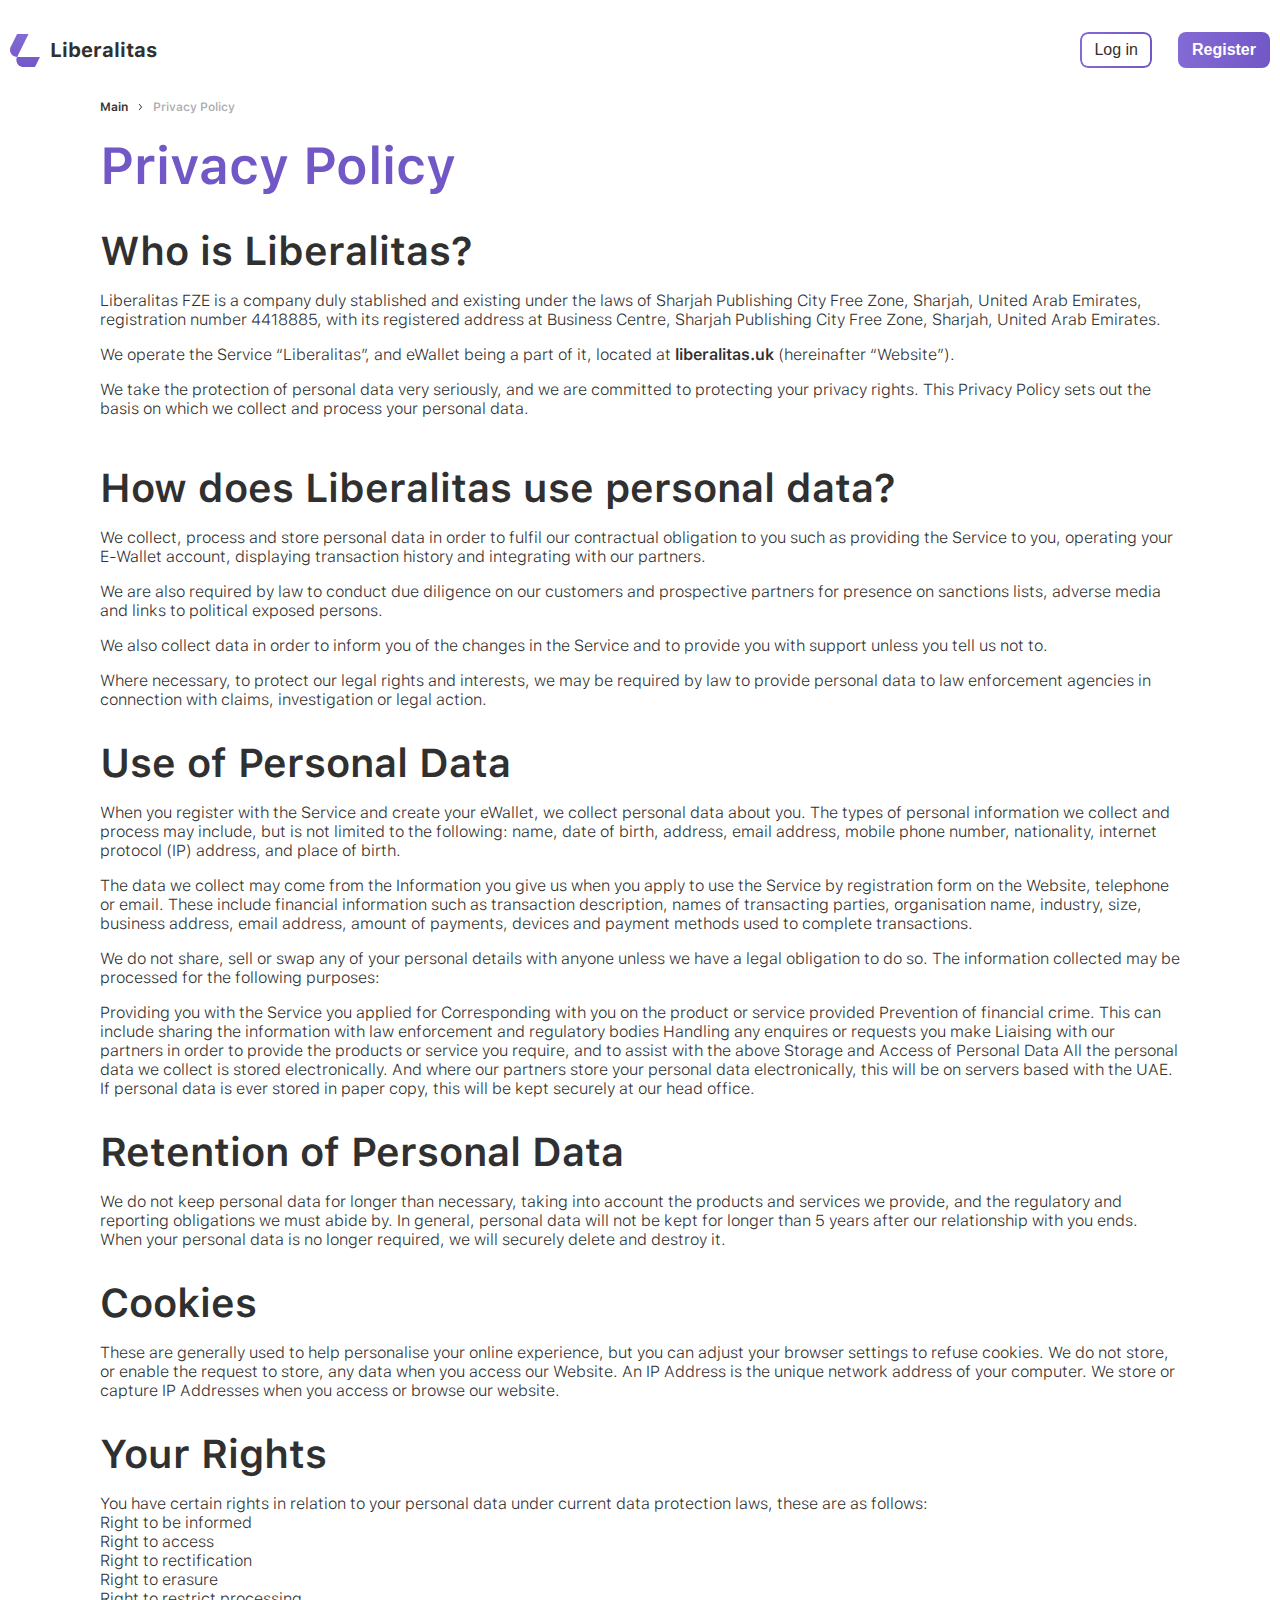
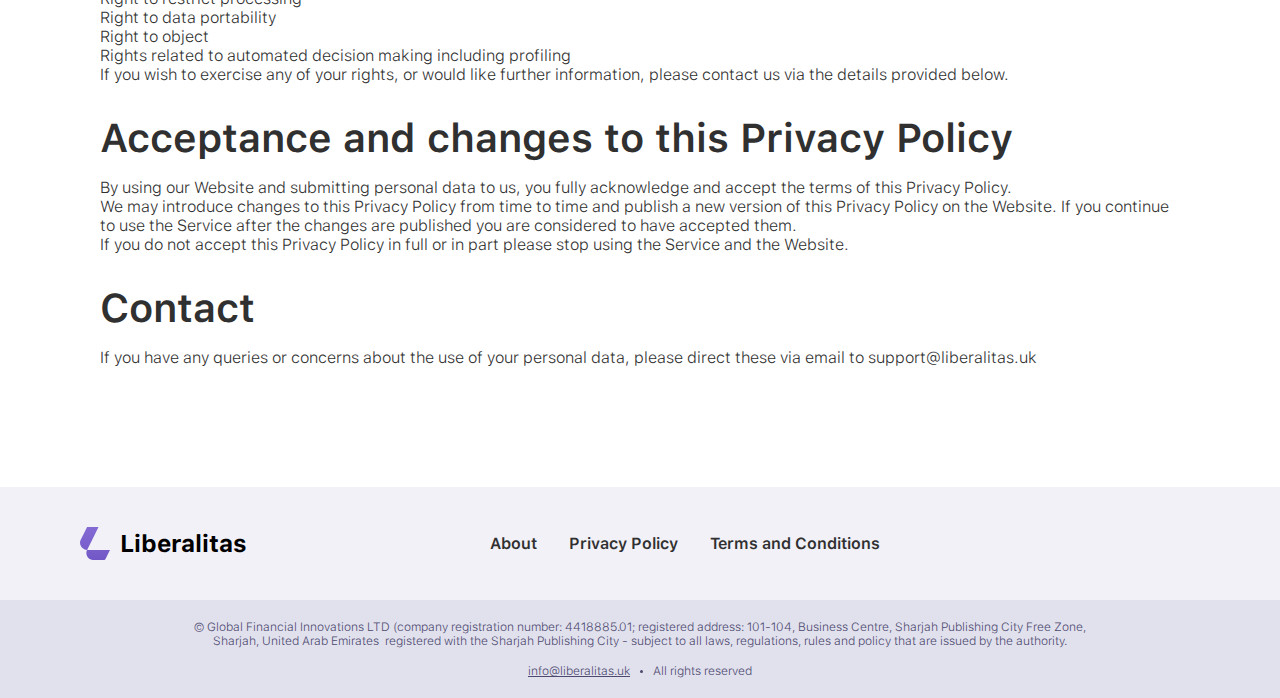
<file: policy.html>
<!DOCTYPE html>
<html lang="en">

<head>
    <meta charset="UTF-8">
    <meta name="viewport" content="width=device-width, initial-scale=1.0">
    <link rel="stylesheet" href="style.css">
    <title>Document</title>
</head>

<body>

    <header class="section">
        <div class="logo">
            <svg width="30" height="33" viewBox="0 0 30 33" fill="none" xmlns="http://www.w3.org/2000/svg">
                <path
                    d="M29.9974 22.908C28.617 25.6798 27.312 28.299 26.007 30.9195C25.7367 31.4632 25.4975 32.0277 25.1752 32.5387C25.0439 32.746 24.7306 32.9611 24.498 32.9624C20.6428 32.9872 16.7863 33.0328 12.9324 32.9624C8.37667 32.879 5.19868 28.1112 6.73244 23.7659C6.81822 23.5221 6.91441 23.2822 7.00149 23.0527C6.23202 22.8832 5.45214 22.7946 4.73206 22.5378C0.741697 21.118 -1.1365 16.5888 0.718304 12.7832C2.72518 8.66727 4.80224 4.58656 6.83642 0.484999C7.00019 0.15385 7.18347 -0.00129559 7.5708 8.14695e-06C11.0581 0.0143493 14.5455 0.00913583 18.0328 0.0117433C18.1589 0.0117433 18.2863 0.0378173 18.5085 0.0638921C14.7158 7.67512 10.9477 15.2381 7.12497 22.908H30H29.9974Z"
                    fill="url(#paint0_linear_3_401)" />
                <defs>
                    <linearGradient id="paint0_linear_3_401" x1="15" y1="0" x2="15" y2="33"
                        gradientUnits="userSpaceOnUse">
                        <stop stop-color="#836AD4" />
                        <stop offset="1" stop-color="#7258C6" />
                    </linearGradient>
                </defs>
            </svg>
            <h2>Liberalitas</h2>
        </div>

        <div class="login-buttons">
            <button class="login">Log in</button>
            <button class="register purple-button">Register</button>
        </div>
    </header>

    <div class="block-location">
        <a href="index.html">Main</a>
        <svg width="9" height="10" viewBox="0 0 9 10" fill="none" xmlns="http://www.w3.org/2000/svg">
            <path d="M3.375 2.375L5.625 5L3.375 7.625" stroke="#303030" stroke-linecap="round"
                stroke-linejoin="round" />
        </svg>
        <span>Privacy Policy</span>
    </div>
    <div class="policy">
        <h2>Privacy Policy</h2>
        <div>
            <h3>Who is Liberalitas? </h3>
            <p>Liberalitas FZE is a company duly stablished and existing under the laws of Sharjah Publishing City Free
                Zone, Sharjah, United Arab Emirates, registration number 4418885, with its registered address at
                Business Centre, Sharjah Publishing City Free Zone, Sharjah, United Arab Emirates.</p>
            <p>We operate the Service “Liberalitas”, and eWallet being a part of it, located at
                <span>liberalitas.uk</span> (hereinafter “Website”).
            </p>
            <p>We take the protection of personal data very seriously, and we are committed to protecting your privacy
                rights. This Privacy Policy sets out the basis on which we collect and process your personal data.</p>
            </p>
        </div>
        <div>
            <h3>How does Liberalitas use personal data?</h3>
            <p>We collect, process and store personal data in order to fulfil our contractual obligation to you such as
                providing the Service to you, operating your E-Wallet account, displaying transaction history and
                integrating with our partners. </p>
            <p>We are also required by law to conduct due diligence on our customers and prospective partners for
                presence on sanctions lists, adverse media and links to political exposed persons.</p>
            <p>We also collect data in order to inform you of the changes in the Service and to provide you with support
                unless you tell us not to.</p>
            <p>Where necessary, to protect our legal rights and interests, we may be required by law to provide personal
                data to law enforcement agencies in connection with claims, investigation or legal action.</p>
        </div>
        <div>
            <h3> Use of Personal Data</h3>
            <p> When you register with the Service and create your eWallet, we collect personal data about you. The
                types of
                personal information we collect and process may include, but is not limited to the following: name, date
                of
                birth, address, email address, mobile phone number, nationality, internet protocol (IP) address, and
                place
                of birth.</p>
            <p> The data we collect may come from the Information you give us when you apply to use the Service by
                registration form on the Website, telephone or email. These include financial information such as
                transaction description, names of transacting parties, organisation name, industry, size, business
                address,
                email address, amount of payments, devices and payment methods used to complete transactions.</p>
            <p> We do not share, sell or swap any of your personal details with anyone unless we have a legal obligation
                to
                do so. The information collected may be processed for the following purposes:</p>

            <p> Providing you with the Service you applied for
                Corresponding with you on the product or service provided
                Prevention of financial crime. This can include sharing the information with law enforcement and
                regulatory
                bodies
                Handling any enquires or requests you make
                Liaising with our partners in order to provide the products or service you require, and to assist with
                the
                above
                Storage and Access of Personal Data
                All the personal data we collect is stored electronically. And where our partners store your personal
                data
                electronically, this will be on servers based with the UAE. If personal data is ever stored in paper
                copy,
                this will be kept securely at our head office.</p>
        </div>
        <div>
            <h3>Retention of Personal Data <h3>
                    <p> We do not keep personal data for longer than necessary, taking into account the products and
                        services we provide, and the regulatory and reporting obligations we must abide by. In general,
                        personal data will not be kept for longer than 5 years after our relationship with you ends.
                        When your personal data is no longer required, we will securely delete and destroy it.</p>
        </div>
        <div>
            <h3>Cookies<h3>
                    <p> These are generally used to help personalise your online experience, but you can adjust your
                        browser settings to refuse cookies. We do not store, or enable the request to store, any data
                        when you access our Website. An IP Address is the unique network address of your computer. We
                        store or capture IP Addresses when you access or browse our website.</p>
        </div>
        <div>
            <h3>Your Rights<h3>
                    <p> You have certain rights in relation to your personal data under current data protection laws,
                        these are as follows:</p>
                    <p>Right to be informed</p>
                    <p>Right to access</p>
                    <p>Right to rectification</p>
                    <p>Right to erasure</p>
                    <p>Right to restrict processing</p>
                    <p>Right to data portability</p>
                    <p>Right to object</p>
                    <p>Rights related to automated decision making including profiling</p>
                    <p>If you wish to exercise any of your rights, or would like further information, please contact us
                        via the details provided below.</p>
        </div>
        <div>
            <h3>Acceptance and changes to this Privacy Policy<h3>
                    <p>By using our Website and submitting personal data to us, you fully acknowledge and accept the
                        terms of this Privacy Policy.</p>
                    <p>We may introduce changes to this Privacy Policy from time to time and publish a new version of
                        this Privacy Policy on the Website. If you continue to use the Service after the changes are
                        published you are considered to have accepted them.</p>
                    <p> If you do not accept this Privacy Policy in full or in part please stop using the Service
                    and the Website.</p>
        </div>
        <div>
            <h3>Contact</h3>
            <p>If you have any queries or concerns about the use of your personal data, please direct these via email to support@liberalitas.uk</p>
        </div>
    </div>

    <footer>
        <div class="footer-top">
            <div class="logo">
                <svg width="30" height="33" viewBox="0 0 30 33" fill="none" xmlns="http://www.w3.org/2000/svg">
                    <path
                        d="M29.9974 22.908C28.617 25.6798 27.312 28.299 26.007 30.9195C25.7367 31.4632 25.4975 32.0277 25.1752 32.5387C25.0439 32.746 24.7306 32.9611 24.498 32.9624C20.6428 32.9872 16.7863 33.0328 12.9324 32.9624C8.37667 32.879 5.19868 28.1112 6.73244 23.7659C6.81822 23.5221 6.91441 23.2822 7.00149 23.0527C6.23202 22.8832 5.45214 22.7946 4.73206 22.5378C0.741697 21.118 -1.1365 16.5888 0.718304 12.7832C2.72518 8.66727 4.80224 4.58656 6.83642 0.484999C7.00019 0.15385 7.18347 -0.00129559 7.5708 8.14695e-06C11.0581 0.0143493 14.5455 0.00913583 18.0328 0.0117433C18.1589 0.0117433 18.2863 0.0378173 18.5085 0.0638921C14.7158 7.67512 10.9477 15.2381 7.12497 22.908H30H29.9974Z"
                        fill="url(#paint0_linear_3_401)" />
                    <defs>
                        <linearGradient id="paint0_linear_3_401" x1="15" y1="0" x2="15" y2="33"
                            gradientUnits="userSpaceOnUse">
                            <stop stop-color="#836AD4" />
                            <stop offset="1" stop-color="#7258C6" />
                        </linearGradient>
                    </defs>
                </svg>
                <h2>Liberalitas</h2>
            </div>
            <nav>
                <ul>
                    <li><a href="index.html">About</a></li>
                    <li><a href="policy.html">Privacy Policy</a></li>
                    <li><a href="terms.html">Terms and Conditions</a></li>
                </ul>
            </nav>
        </div>
        <div class="footer-bottom">
            <p>© Global Financial Innovations LTD (company registration number: 4418885.01; registered address: 101-104,
                Business Centre, Sharjah Publishing City Free Zone, Sharjah, United Arab Emirates
                 registered with the Sharjah Publishing City - subject to all laws, regulations, rules and policy that
                are issued by the authority.</p>

            <div>
                <a href="mailto:info@liberalitas.uk">info@liberalitas.uk</a>
                <svg width="3" height="3" viewBox="0 0 3 3" fill="none" xmlns="http://www.w3.org/2000/svg">
                    <circle cx="1.5" cy="1.5" r="1.5" fill="#4C486E" />
                </svg>

                <p>All rights reserved</p>
            </div>
        </div>
    </footer>

    <script src="script.js"></script>
</body>

</html>
</file>
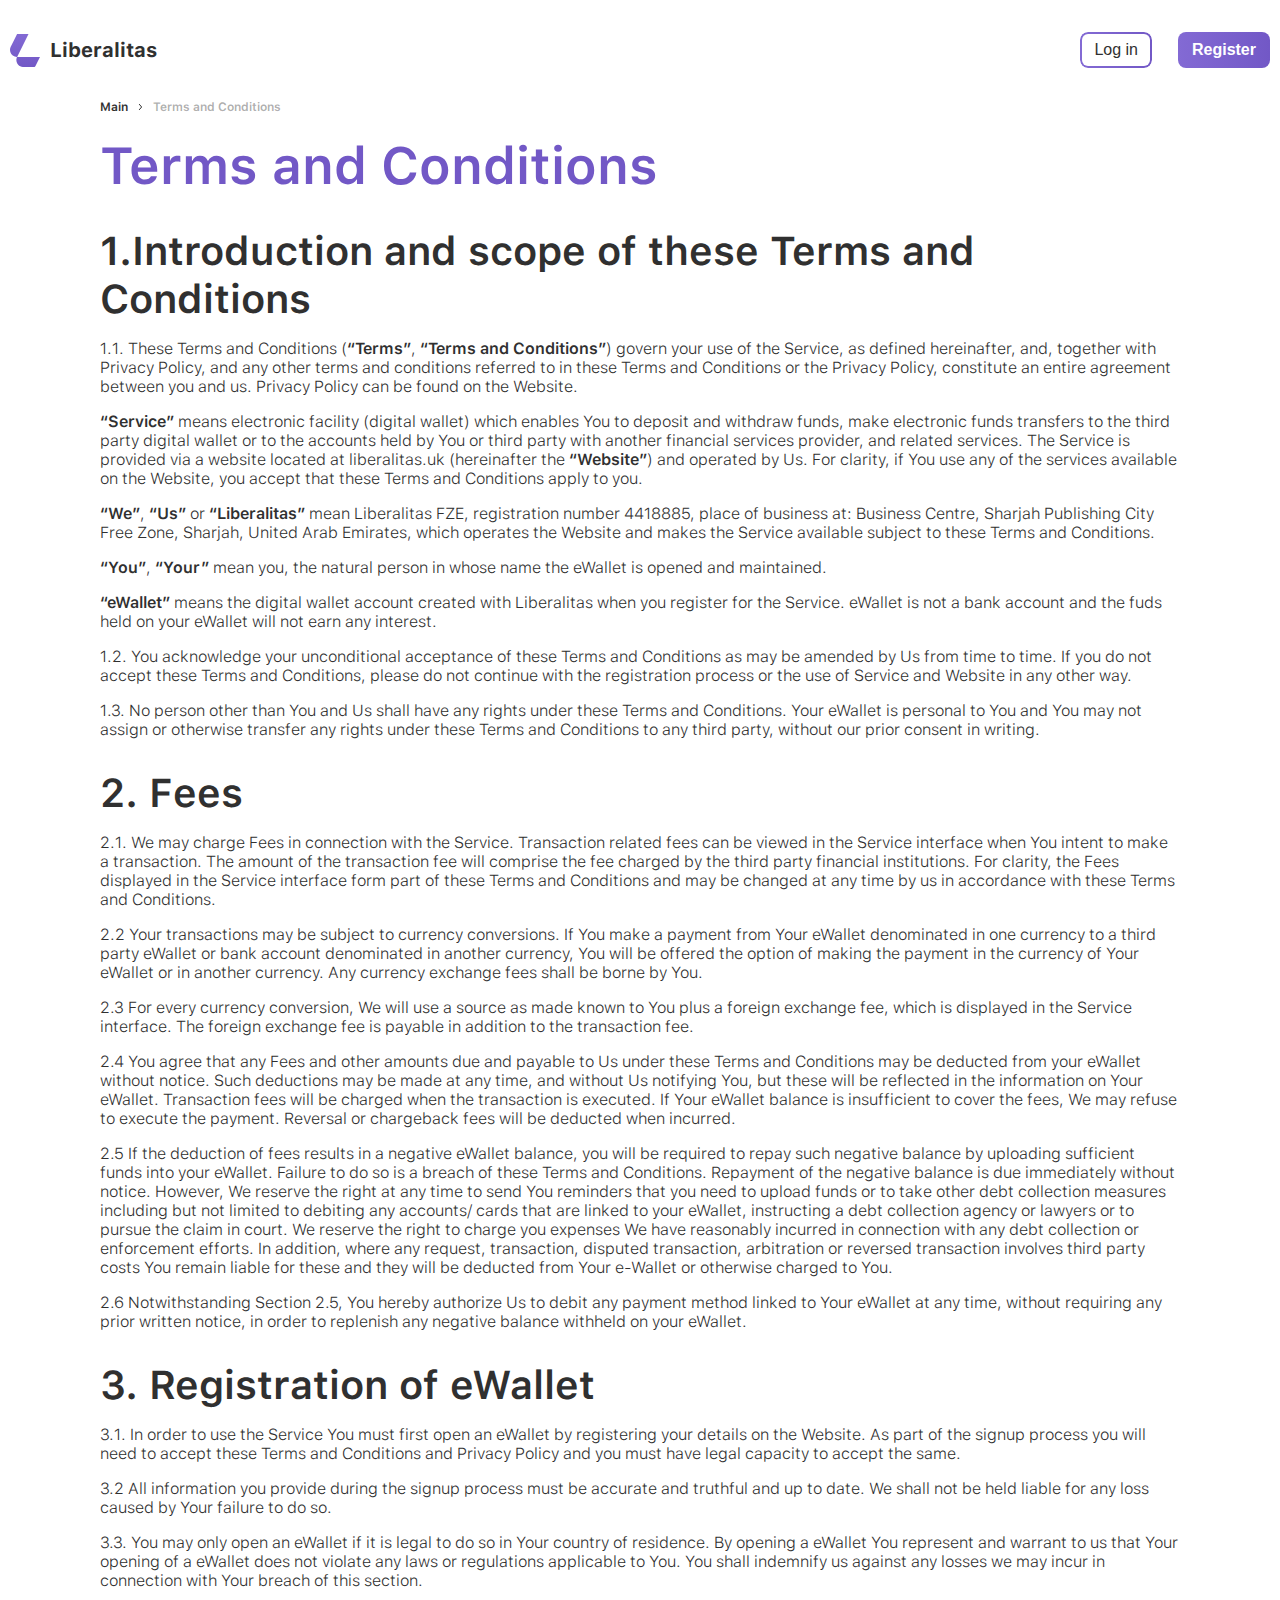
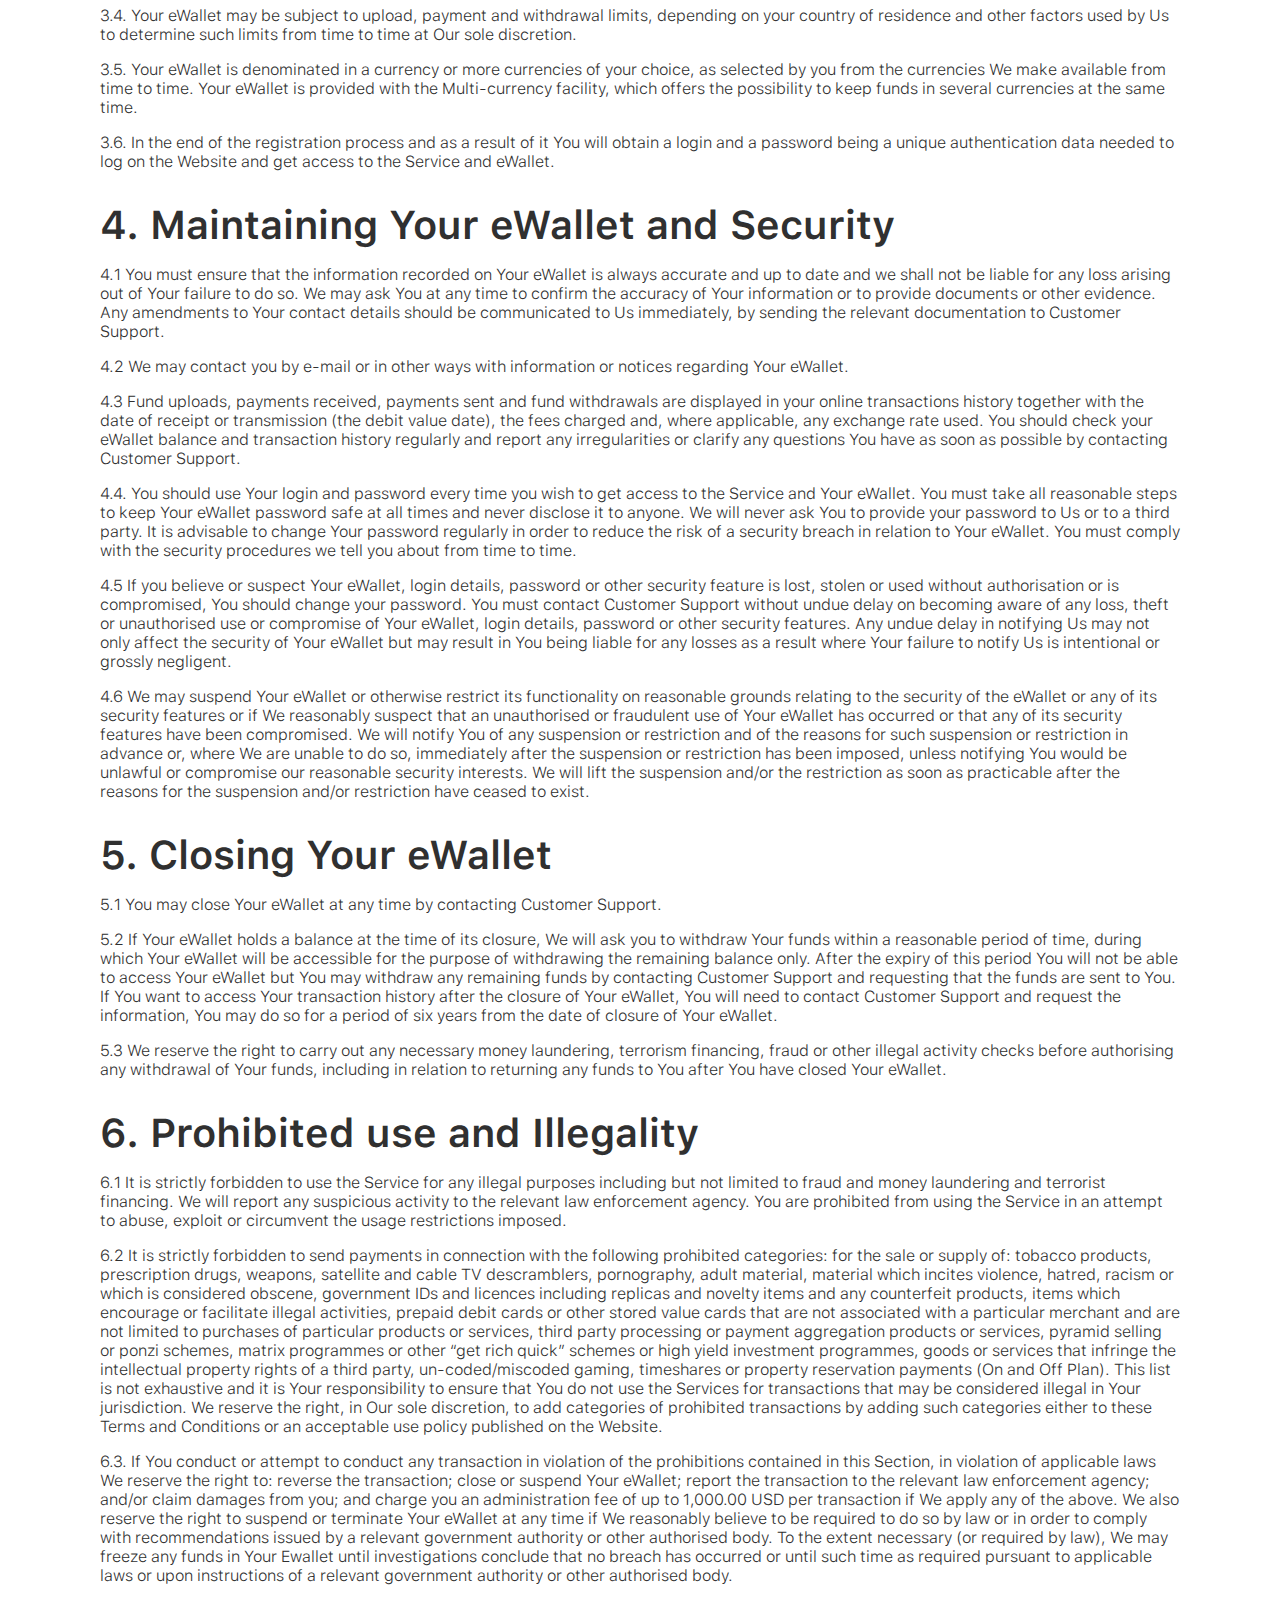
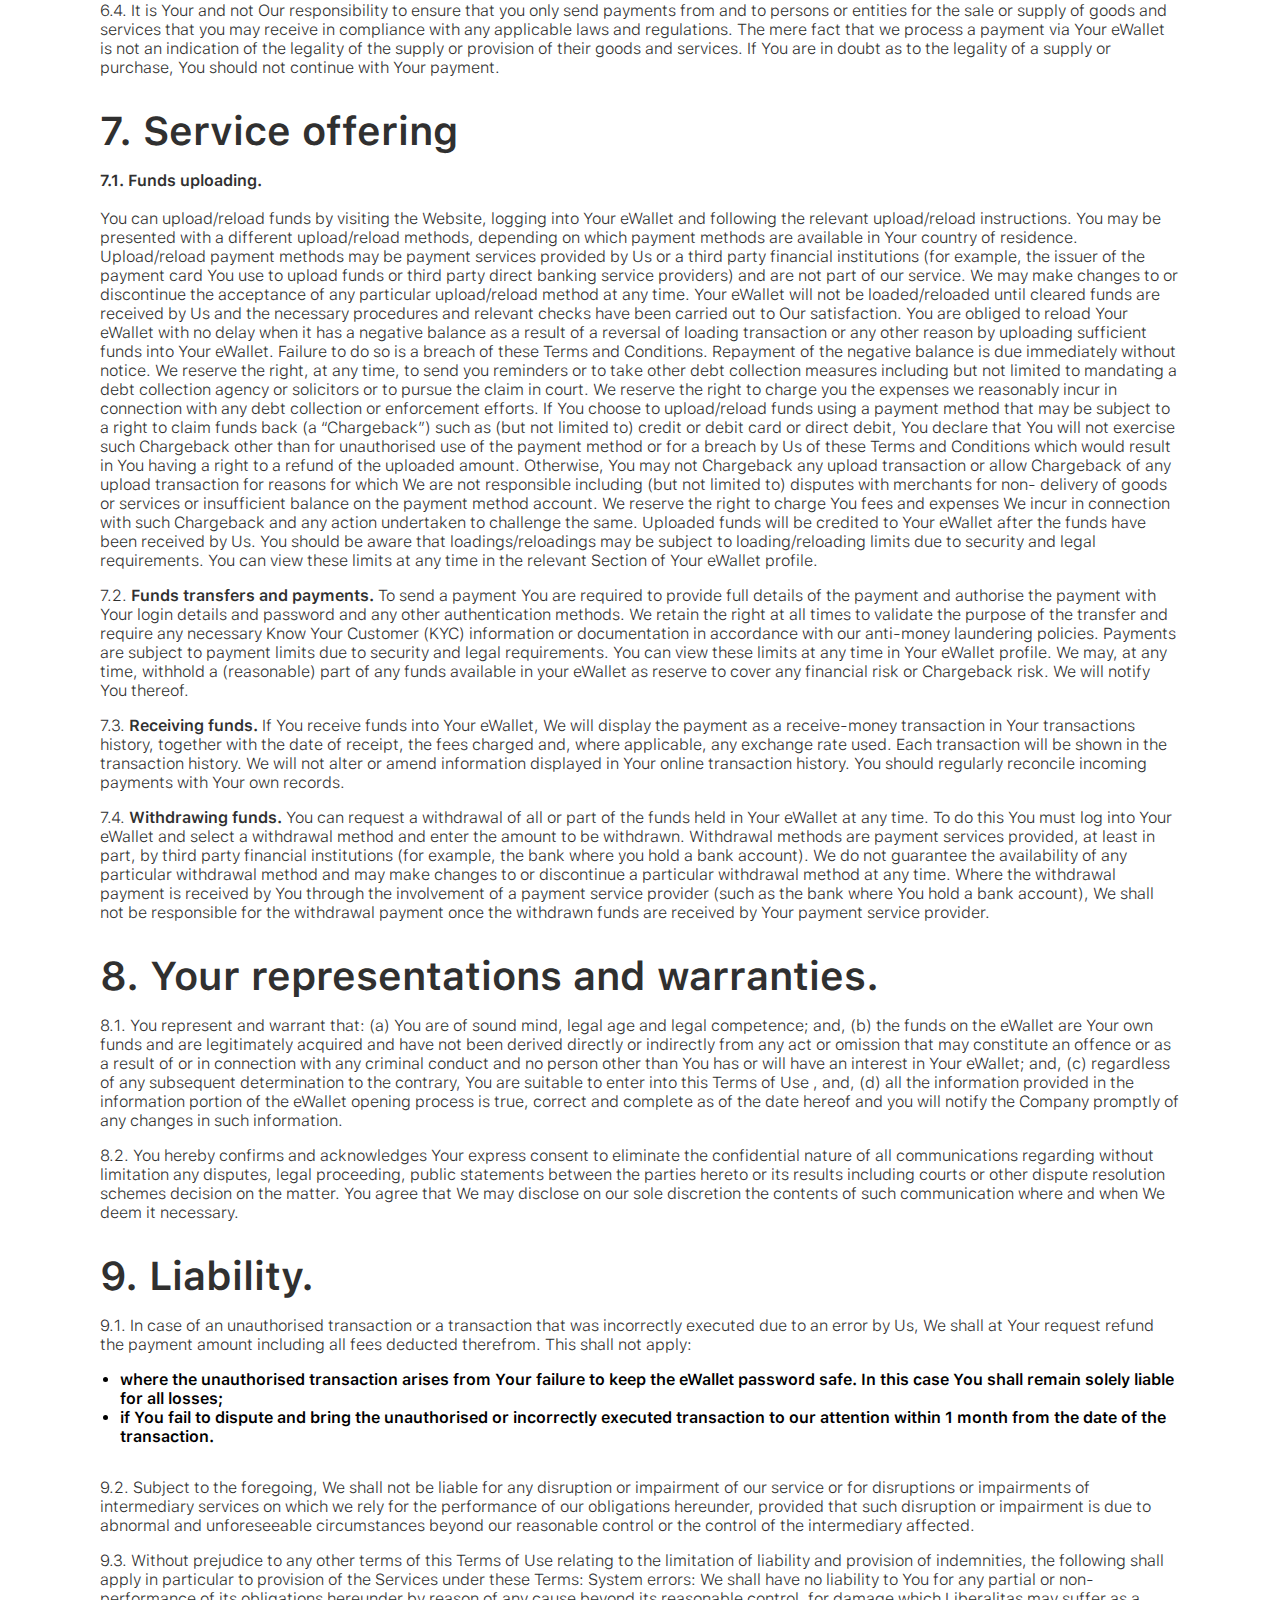
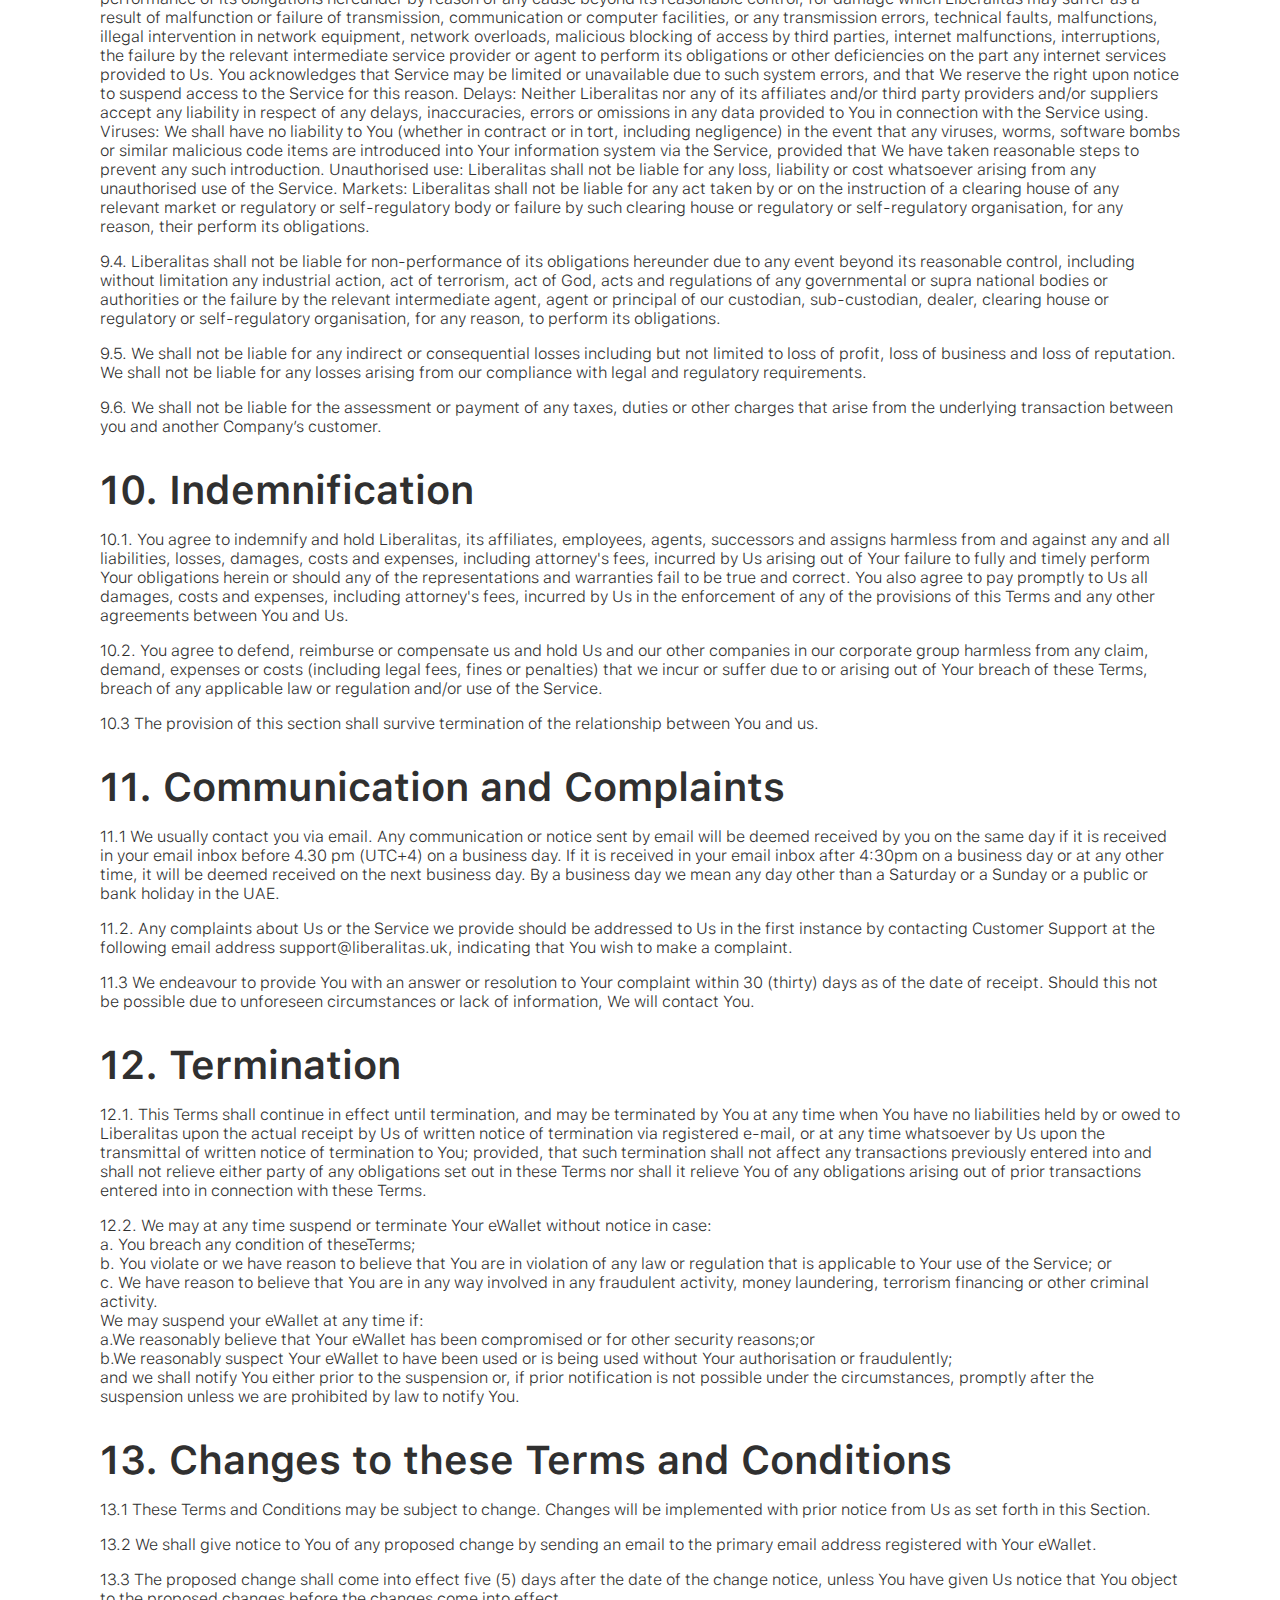
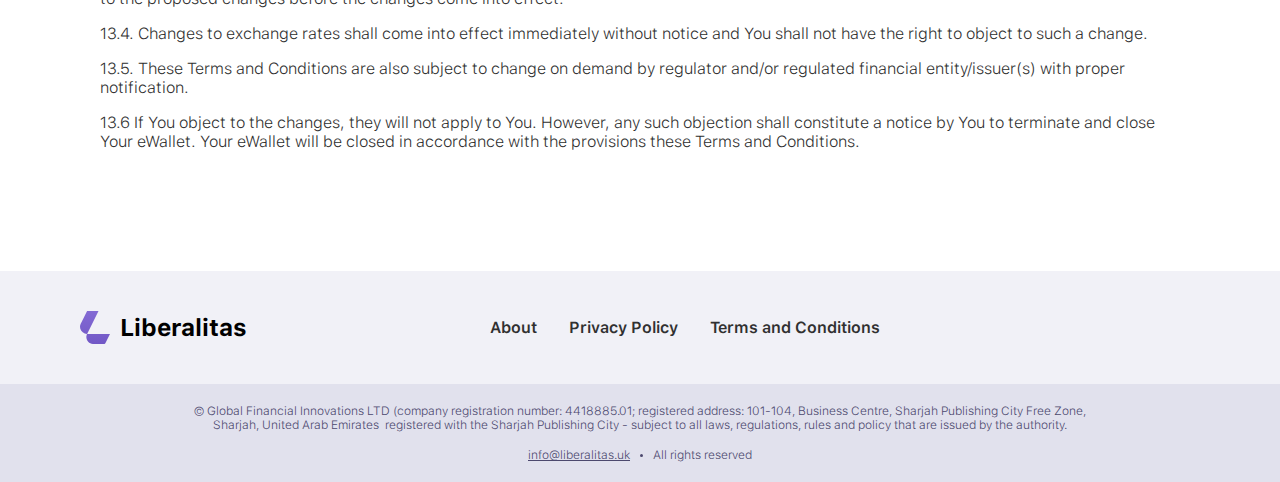
<file: terms.html>
<!DOCTYPE html>
<html lang="en">

<head>
    <meta charset="UTF-8">
    <meta name="viewport" content="width=device-width, initial-scale=1.0">
    <link rel="stylesheet" href="style.css">
    <title>Document</title>
</head>

<body>

    <header class="section">
        <div class="logo">
            <svg width="30" height="33" viewBox="0 0 30 33" fill="none" xmlns="http://www.w3.org/2000/svg">
                <path
                    d="M29.9974 22.908C28.617 25.6798 27.312 28.299 26.007 30.9195C25.7367 31.4632 25.4975 32.0277 25.1752 32.5387C25.0439 32.746 24.7306 32.9611 24.498 32.9624C20.6428 32.9872 16.7863 33.0328 12.9324 32.9624C8.37667 32.879 5.19868 28.1112 6.73244 23.7659C6.81822 23.5221 6.91441 23.2822 7.00149 23.0527C6.23202 22.8832 5.45214 22.7946 4.73206 22.5378C0.741697 21.118 -1.1365 16.5888 0.718304 12.7832C2.72518 8.66727 4.80224 4.58656 6.83642 0.484999C7.00019 0.15385 7.18347 -0.00129559 7.5708 8.14695e-06C11.0581 0.0143493 14.5455 0.00913583 18.0328 0.0117433C18.1589 0.0117433 18.2863 0.0378173 18.5085 0.0638921C14.7158 7.67512 10.9477 15.2381 7.12497 22.908H30H29.9974Z"
                    fill="url(#paint0_linear_3_401)" />
                <defs>
                    <linearGradient id="paint0_linear_3_401" x1="15" y1="0" x2="15" y2="33"
                        gradientUnits="userSpaceOnUse">
                        <stop stop-color="#836AD4" />
                        <stop offset="1" stop-color="#7258C6" />
                    </linearGradient>
                </defs>
            </svg>
            <h2>Liberalitas</h2>
        </div>

        <div class="login-buttons">
            <button class="login">Log in</button>
            <button class="register purple-button">Register</button>
        </div>
    </header>

    <div class="block-location">
        <a href="index.html">Main</a>
        <svg width="9" height="10" viewBox="0 0 9 10" fill="none" xmlns="http://www.w3.org/2000/svg">
            <path d="M3.375 2.375L5.625 5L3.375 7.625" stroke="#303030" stroke-linecap="round"
                stroke-linejoin="round" />
        </svg>
        <span>Terms and Conditions</span>
    </div>
    <div class="policy">
        <h2>Terms and Conditions</h2>
        <div>
            <h3>1.Introduction and scope of these Terms and Conditions</h3>
            <p>1.1. These Terms and Conditions (<span>“Terms”</span>, <span>“Terms and Conditions”</span>) govern your
                use of the Service, as
                defined hereinafter, and, together with Privacy Policy, and any other terms and conditions referred to
                in these Terms and Conditions or the Privacy Policy, constitute an entire agreement between you and us.
                Privacy Policy can be found on the Website. </p>
            <p>
                <span>“Service”</span> means electronic facility (digital wallet) which enables You to deposit and
                withdraw funds,
                make electronic funds transfers to the third party digital wallet or to the accounts held by You or
                third party with another financial services provider, and related services. The Service is provided via
                a website located at liberalitas.uk (hereinafter the <span>“Website”</span>) and operated by Us. For
                clarity, if You
                use any of the services available on the Website, you accept that these Terms and Conditions apply to
                you.
            </p>
            <p><span>“We”</span>, <span>“Us”</span> or <span>“Liberalitas”</span> mean Liberalitas FZE, registration
                number 4418885, place of business at:
                Business Centre, Sharjah Publishing City Free Zone, Sharjah, United Arab Emirates, which operates the
                Website and makes the Service available subject to these Terms and Conditions. </p>

            <p> <span>“You”</span>, <span>“Your”</span> mean you, the natural person in whose name the eWallet is opened
                and maintained. </p>

            <p> <span>“eWallet”</span> means the digital wallet account created with Liberalitas when you register for
                the Service.
                eWallet is not a bank account and the fuds held on your eWallet will not earn any interest. </p>
            <p> 1.2. You acknowledge your unconditional acceptance of these Terms and Conditions as may be amended by Us
                from time to time. If you do not accept these Terms and Conditions, please do not continue with the
                registration process or the use of Service and Website in any other way. </p>

            <p> 1.3. No person other than You and Us shall have any rights under these Terms and Conditions. Your
                eWallet is
                personal to You and You may not assign or otherwise transfer any rights under these Terms and Conditions
                to
                any third party, without our prior consent in writing.
            </p>
        </div>
        <div>
            <h3>2. Fees</h3>
            <p>2.1. We may charge Fees in connection with the Service. Transaction related fees can be viewed in the
                Service interface when You intent to make a transaction. The amount of the transaction fee will comprise
                the fee charged by the third party financial institutions. For clarity, the Fees displayed in the
                Service interface form part of these Terms and Conditions and may be changed at any time by us in
                accordance with these Terms and Conditions.</p>

            <p> 2.2 Your transactions may be subject to currency conversions. If You make a payment from Your eWallet
                denominated in one currency to a third party eWallet or bank account denominated in another currency,
                You
                will be offered the option of making the payment in the currency of Your eWallet or in another currency.
                Any
                currency exchange fees shall be borne by You. </p>
            <p> 2.3 For every currency conversion, We will use a source as made known to You plus a foreign exchange
                fee,
                which is displayed in the Service interface. The foreign exchange fee is payable in addition to the
                transaction fee. </p>
            <p> 2.4 You agree that any Fees and other amounts due and payable to Us under these Terms and Conditions may
                be
                deducted from your eWallet without notice. Such deductions may be made at any time, and without Us
                notifying
                You, but these will be reflected in the information on Your eWallet. Transaction fees will be charged
                when
                the transaction is executed. If Your eWallet balance is insufficient to cover the fees, We may refuse to
                execute the payment. Reversal or chargeback fees will be deducted when incurred. </p>
            <p> 2.5 If the deduction of fees results in a negative eWallet balance, you will be required to repay such
                negative balance by uploading sufficient funds into your eWallet. Failure to do so is a breach of these
                Terms and Conditions. Repayment of the negative balance is due immediately without notice. However, We
                reserve the right at any time to send You reminders that you need to upload funds or to take other debt
                collection measures including but not limited to debiting any accounts/ cards that are linked to your
                eWallet, instructing a debt collection agency or lawyers or to pursue the claim in court. We reserve the
                right to charge you expenses We have reasonably incurred in connection with any debt collection or
                enforcement efforts. In addition, where any request, transaction, disputed transaction, arbitration or
                reversed transaction involves third party costs You remain liable for these and they will be deducted
                from
                Your e-Wallet or otherwise charged to You. </p>
            <p> 2.6 Notwithstanding Section 2.5, You hereby authorize Us to debit any payment method linked to Your
                eWallet
                at any time, without requiring any prior written notice, in order to replenish any negative balance
                withheld
                on your eWallet.
            </p>
        </div>
        <div>
            <h3>3. Registration of eWallet</h3>
            <p> 3.1. In order to use the Service You must first open an eWallet by registering your details on the
                Website. As part of the signup process you will need to accept these Terms and Conditions and Privacy
                Policy and you must have legal capacity to accept the same.</p>
            <p> 3.2 All information you provide during the signup process must be accurate and truthful and up to date.
                We shall not be held liable for any loss caused by Your failure to do so.</p>
            <p> 3.3. You may only open an eWallet if it is legal to do so in Your country of residence. By opening a
                eWallet You represent and warrant to us that Your opening of a eWallet does not violate any laws or
                regulations applicable to You. You shall indemnify us against any losses we may incur in connection with
                Your breach of this section.</p>

            <p> 3.4. Your eWallet may be subject to upload, payment and withdrawal limits, depending on your country of
                residence and other factors used by Us to determine such limits from time to time at Our sole
                discretion.</p>

            <p> 3.5. Your eWallet is denominated in a currency or more currencies of your choice, as selected by you
                from the currencies We make available from time to time. Your eWallet is provided with the
                Multi-currency facility, which offers the possibility to keep funds in several currencies at the same
                time.</p>
            <p> 3.6. In the end of the registration process and as a result of it You will obtain a login and a password
                being a unique authentication data needed to log on the Website and get access to the Service and
                eWallet.
            </p>
        </div>
        <div>
            <h3>4. Maintaining Your eWallet and Security</h3>
            <p>4.1 You must ensure that the information recorded on Your eWallet is always accurate and up to date and
                we shall not be liable for any loss arising out of Your failure to do so. We may ask You at any time to
                confirm the accuracy of Your information or to provide documents or other evidence. Any amendments to
                Your contact details should be communicated to Us immediately, by sending the relevant documentation to
                Customer Support.</p>
            <p>4.2 We may contact you by e-mail or in other ways with information or notices regarding Your eWallet.</p>
            <p>4.3 Fund uploads, payments received, payments sent and fund withdrawals are displayed in your online
                transactions history together with the date of receipt or transmission (the debit value date), the fees
                charged and, where applicable, any exchange rate used. You should check your eWallet balance and
                transaction history regularly and report any irregularities or clarify any questions You have as soon as
                possible by contacting Customer Support.</p>
            <p>4.4. You should use Your login and password every time you wish to get access to the Service and Your
                eWallet. You must take all reasonable steps to keep Your eWallet password safe at all times and never
                disclose it to anyone. We will never ask You to provide your password to Us or to a third party. It is
                advisable to change Your password regularly in order to reduce the risk of a security breach in relation
                to Your eWallet. You must comply with the security procedures we tell you about from time to time.</p>
            <p>4.5 If you believe or suspect Your eWallet, login details, password or other security feature is lost,
                stolen or used without authorisation or is compromised, You should change your password. You must
                contact Customer Support without undue delay on becoming aware of any loss, theft or unauthorised use or
                compromise of Your eWallet, login details, password or other security features. Any undue delay in
                notifying Us may not only affect the security of Your eWallet but may result in You being liable for any
                losses as a result where Your failure to notify Us is intentional or grossly negligent. </p>
            <p>4.6 We may suspend Your eWallet or otherwise restrict its functionality on reasonable grounds relating to
                the security of the eWallet or any of its security features or if We reasonably suspect that an
                unauthorised or fraudulent use of Your eWallet has occurred or that any of its security features have
                been compromised. We will notify You of any suspension or restriction and of the reasons for such
                suspension or restriction in advance or, where We are unable to do so, immediately after the suspension
                or restriction has been imposed, unless notifying You would be unlawful or compromise our reasonable
                security interests. We will lift the suspension and/or the restriction as soon as practicable after the
                reasons for the suspension and/or restriction have ceased to exist. </p>
        </div>
        <div>
            <h3>5. Closing Your eWallet</h3>

            <p>5.1 You may close Your eWallet at any time by contacting Customer Support. </p>
            <p>5.2 If Your eWallet holds a balance at the time of its closure, We will ask you to withdraw Your funds
                within a reasonable period of time, during which Your eWallet will be accessible for the purpose of
                withdrawing the remaining balance only. After the expiry of this period You will not be able to access
                Your eWallet but You may withdraw any remaining funds by contacting Customer Support and requesting that
                the funds are sent to You. If You want to access Your transaction history after the closure of Your
                eWallet, You will need to contact Customer Support and request the information, You may do so for a
                period of six years from the date of closure of Your eWallet.</p>
            <p>5.3 We reserve the right to carry out any necessary money laundering, terrorism financing, fraud or other
                illegal activity checks before authorising any withdrawal of Your funds, including in relation to
                returning any funds to You after You have closed Your eWallet.</p>
        </div>
        <div>
            <h3>6. Prohibited use and Illegality</h3>


            <p>6.1 It is strictly forbidden to use the Service for any illegal purposes including but not limited to
                fraud and money laundering and terrorist financing. We will report any suspicious activity to the
                relevant law enforcement agency. You are prohibited from using the Service in an attempt to abuse,
                exploit or circumvent the usage restrictions imposed.</p>
            <p>6.2 It is strictly forbidden to send payments in connection with the following prohibited categories:
                for the sale or supply of: tobacco products, prescription drugs, weapons, satellite and cable TV
                descramblers, pornography, adult material, material which incites violence, hatred, racism or which is
                considered obscene, government IDs and licences including replicas and novelty items and any counterfeit
                products, items which encourage or facilitate illegal activities, prepaid debit cards or other stored
                value cards that are not associated with a particular merchant and are not limited to purchases of
                particular products or services, third party processing or payment aggregation products or services,
                pyramid selling or ponzi schemes, matrix programmes or other “get rich quick” schemes or high yield
                investment programmes, goods or services that infringe the intellectual property rights of a third
                party, un-coded/miscoded gaming, timeshares or property reservation payments (On and Off Plan).
                This list is not exhaustive and it is Your responsibility to ensure that You do not use the Services for
                transactions that may be considered illegal in Your jurisdiction. We reserve the right, in Our sole
                discretion, to add categories of prohibited transactions by adding such categories either to these Terms
                and Conditions or an acceptable use policy published on the Website.</p>
            <p>6.3. If You conduct or attempt to conduct any transaction in violation of the prohibitions contained in
                this Section, in violation of applicable laws We reserve the right to: reverse the transaction; close or
                suspend Your eWallet; report the transaction to the relevant law enforcement agency; and/or claim
                damages from you; and charge you an administration fee of up to 1,000.00 USD per transaction if We apply
                any of the above. We also reserve the right to suspend or terminate Your eWallet at any time if We
                reasonably believe to be required to do so by law or in order to comply with recommendations issued by a
                relevant government authority or other authorised body. To the extent necessary (or required by law), We
                may freeze any funds in Your Ewallet until investigations conclude that no breach has occurred or until
                such time as required pursuant to applicable laws or upon instructions of a relevant government
                authority or other authorised body.</p>
            <p>6.4. It is Your and not Our responsibility to ensure that you only send payments from and to persons or
                entities for the sale or supply of goods and services that you may receive in compliance with any
                applicable laws and regulations. The mere fact that we process a payment via Your eWallet is not an
                indication of the legality of the supply or provision of their goods and services. If You are in doubt
                as to the legality of a supply or purchase, You should not continue with Your payment.</p>
        </div>
        <div>
            <h3>7. Service offering</h3>

            <p><span> 7.1. Funds uploading. </span> <br> <br>
                You can upload/reload funds by visiting the Website, logging into Your eWallet and following the
                relevant upload/reload instructions. You may be presented with a different upload/reload methods,
                depending on which payment methods are available in Your country of residence. Upload/reload payment
                methods may be payment services provided by Us or a third party financial institutions (for example, the
                issuer of the payment card You use to upload funds or third party direct banking service providers) and
                are not part of our service. We may make changes to or discontinue the acceptance of any particular
                upload/reload method at any time. Your eWallet will not be loaded/reloaded until cleared funds are
                received by Us and the necessary procedures and relevant checks have been carried out to Our
                satisfaction.
                You are obliged to reload Your eWallet with no delay when it has a negative balance as a result of a
                reversal of loading transaction or any other reason by uploading sufficient funds into Your eWallet.
                Failure to do so is a breach of these Terms and Conditions. Repayment of the negative balance is due
                immediately without notice. We reserve the right, at any time, to send you reminders or to take other
                debt collection measures including but not limited to mandating a debt collection agency or solicitors
                or to pursue the claim in court. We reserve the right to charge you the expenses we reasonably incur in
                connection with any debt collection or enforcement efforts.
                If You choose to upload/reload funds using a payment method that may be subject to a right to claim
                funds back (a “Chargeback”) such as (but not limited to) credit or debit card or direct debit, You
                declare that You will not exercise such Chargeback other than for unauthorised use of the payment method
                or for a breach by Us of these Terms and Conditions which would result in You having a right to a refund
                of the uploaded amount. Otherwise, You may not Chargeback any upload transaction or allow Chargeback of
                any upload transaction for reasons for which We are not responsible including (but not limited to)
                disputes with merchants for non- delivery of goods or services or insufficient balance on the payment
                method account. We reserve the right to charge You fees and expenses We incur in connection with such
                Chargeback and any action undertaken to challenge the same.
                Uploaded funds will be credited to Your eWallet after the funds have been received by Us.
                You should be aware that loadings/reloadings may be subject to loading/reloading limits due to security
                and legal requirements. You can view these limits at any time in the relevant Section of Your eWallet
                profile.
            </p>
            <p> 7.2. <span>Funds transfers and payments.</span> To send a payment You are required to provide full
                details of the payment and authorise the payment with Your login details and password and any other
                authentication methods. We retain the right at all times to validate the purpose of the transfer and
                require any necessary Know Your Customer (KYC) information or documentation in accordance with our
                anti-money laundering policies.
                Payments are subject to payment limits due to security and legal requirements. You can view these limits
                at any time in Your eWallet profile.
                We may, at any time, withhold a (reasonable) part of any funds available in your eWallet as reserve to
                cover any financial risk or Chargeback risk. We will notify You thereof. </p>
            <p> 7.3. <span>Receiving funds.</span> If You receive funds into Your eWallet, We will display the payment
                as a receive-money transaction in Your transactions history, together with the date of receipt, the fees
                charged and, where applicable, any exchange rate used. Each transaction will be shown in the transaction
                history. We will not alter or amend information displayed in Your online transaction history. You should
                regularly reconcile incoming payments with Your own records. </p>
            <p> 7.4.<span> Withdrawing funds.</span> You can request a withdrawal of all or part of the funds held in
                Your eWallet at any time. To do this You must log into Your eWallet and select a withdrawal method and
                enter the amount to be withdrawn. Withdrawal methods are payment services provided, at least in part, by
                third party financial institutions (for example, the bank where you hold a bank account). We do not
                guarantee the availability of any particular withdrawal method and may make changes to or discontinue a
                particular withdrawal method at any time. Where the withdrawal payment is received by You through the
                involvement of a payment service provider (such as the bank where You hold a bank account), We shall not
                be responsible for the withdrawal payment once the withdrawn funds are received by Your payment service
                provider.</p>
        </div>
        <div>
            <h3>8. Your representations and warranties.</h3>
            <p>
                8.1. You represent and warrant that: (a) You are of sound mind, legal age and legal competence; and, (b)
                the funds on the eWallet are Your own funds and are legitimately
                acquired and have not been derived directly or indirectly from any act or omission that may
                constitute an offence or as a result of or in connection with any criminal conduct and no person other
                than You has or will have an interest in Your eWallet; and, (c) regardless of any subsequent
                determination to the contrary, You are suitable to enter into this Terms of Use , and, (d) all the
                information provided in the information portion of the eWallet opening process is true, correct and
                complete as of the date hereof and you will notify the Company promptly of any changes in such
                information.
            </p>
            <p>8.2. You hereby confirms and acknowledges Your express consent to eliminate the confidential nature of
                all communications regarding without limitation any disputes, legal proceeding, public statements
                between the parties hereto or its results including courts or other dispute resolution schemes decision
                on the matter. You agree that We may disclose on our sole discretion the contents of such communication
                where and when We deem it necessary.</p>
        </div>
        <div>
            <h3>9. Liability.</h3>

            <p> 9.1. In case of an unauthorised transaction or a transaction that was incorrectly executed due to an
                error
                by Us, We shall at Your request refund the payment amount including all fees deducted therefrom. This
                shall
                not apply:
            <ul>
                <li>where the unauthorised transaction arises from Your failure to keep the eWallet password safe. In
                    this case You shall remain solely liable for all losses;</li>
                <li>if You fail to dispute and bring the unauthorised or incorrectly executed transaction to our
                    attention within 1 month from the date of the transaction.</li>
            </ul>
            </p>
            <p> 9.2. Subject to the foregoing, We shall not be liable for any disruption or impairment of our service or
                for
                disruptions or impairments of intermediary services on which we rely for the performance of our
                obligations
                hereunder, provided that such disruption or impairment is due to abnormal and unforeseeable
                circumstances
                beyond our reasonable control or the control of the intermediary affected.</p>
            <p>9.3. Without prejudice to any other terms of this Terms of Use relating to the limitation of liability
                and
                provision of indemnities, the following shall apply in particular to provision of the Services under
                these
                Terms:

                System errors: We shall have no liability to You for any partial or non-performance of its obligations
                hereunder by reason of any cause beyond its reasonable control, for damage which Liberalitas may suffer
                as a
                result of malfunction or failure of transmission, communication or computer facilities, or any
                transmission
                errors, technical faults, malfunctions, illegal intervention in network equipment, network overloads,
                malicious blocking of access by third parties, internet malfunctions, interruptions, the failure by the
                relevant intermediate service provider or agent to perform its obligations or other deficiencies on the
                part
                any internet services provided to Us. You acknowledges that Service may be limited or unavailable due to
                such system errors, and that We reserve the right upon notice to suspend access to the Service for this
                reason.

                Delays: Neither Liberalitas nor any of its affiliates and/or third party providers and/or suppliers
                accept
                any liability in respect of any delays, inaccuracies, errors or omissions in any data provided to You in
                connection with the Service using.

                Viruses: We shall have no liability to You (whether in contract or in tort, including negligence) in the
                event that any viruses, worms, software bombs or similar malicious code items are introduced into Your
                information system via the Service, provided that We have taken reasonable steps to prevent any such
                introduction.

                Unauthorised use: Liberalitas shall not be liable for any loss, liability or cost whatsoever
                arising from any unauthorised use of the Service.

                Markets: Liberalitas shall not be liable for any act taken by or on the instruction of a
                clearing house of any relevant market or regulatory or self-regulatory body or failure by such clearing
                house or regulatory or self-regulatory organisation, for any reason, their perform its obligations.
            </p>

            <p> 9.4. Liberalitas shall not be liable for non-performance of its obligations hereunder due to any event
                beyond its reasonable control, including without limitation any industrial action, act of terrorism, act
                of
                God, acts and regulations of any governmental or supra national bodies or authorities or the failure by
                the
                relevant intermediate agent, agent or principal of our custodian, sub-custodian, dealer, clearing house
                or
                regulatory or self-regulatory organisation, for any reason, to perform its obligations.</p>

            <p> 9.5. We shall not be liable for any indirect or consequential losses including but not limited to loss
                of
                profit, loss of business and loss of reputation. We shall not be liable for any losses arising from our
                compliance with legal and regulatory requirements.</p>

            <p> 9.6. We shall not be liable for the assessment or payment of any taxes, duties or other charges that
                arise
                from the underlying transaction between you and another Company’s customer.</p>
        </div>
        <div>
            <h3> 10. Indemnification</h3>
            <p>10.1. You agree to indemnify and hold Liberalitas, its affiliates, employees, agents, successors and
                assigns harmless from and against any and all liabilities, losses, damages, costs and expenses,
                including attorney's fees, incurred by Us arising out of Your failure to fully and timely perform Your
                obligations herein or should any of the representations and warranties fail to be true and correct. You
                also agree to pay promptly to Us all damages, costs and expenses, including attorney's fees, incurred by
                Us in the enforcement of any of the provisions of this Terms and any other agreements between You and
                Us.
            </p>
            <p>10.2. You agree to defend, reimburse or compensate us and hold Us and our other companies in our
                corporate group harmless from any claim, demand, expenses or
                costs (including legal fees, fines or penalties) that we incur or suffer due to or arising out of Your
                breach of these Terms, breach of any applicable law or regulation and/or use of
                the Service.
            </p>

            <p>10.3 The provision of this section shall survive termination of the relationship between You and us.</p>
        </div>
        <div>
            <h3>11. Communication and Complaints</h3>
            <p>11.1 We usually contact you via email. Any communication or notice sent by email will be deemed received
                by you on the same day if it is received in your email inbox before 4.30 pm (UTC+4) on a business day.
                If it is received in your email inbox after 4:30pm on a business day or at any other time, it will be
                deemed received on the next business day.
                By a business day we mean any day other than a Saturday or a Sunday or a public or bank holiday in the
                UAE. </p>
            <p>11.2. Any complaints about Us or the Service we provide should be addressed to Us in the first instance
                by contacting Customer Support at the following email address support@liberalitas.uk, indicating that
                You wish to make a complaint.</p>
            <p>11.3 We endeavour to provide You with an answer or resolution to Your complaint within 30 (thirty) days
                as of the date of receipt. Should this not be possible due to unforeseen circumstances or lack of
                information, We will contact You.</p>
        </div>
        <div>
            <h3> 12. Termination</h3>
            <p> 12.1. This Terms shall continue in effect until termination, and may be terminated by You at any time
                when
                You have no liabilities held by or owed to Liberalitas upon the actual receipt by Us of written notice
                of
                termination via registered e-mail, or at any time whatsoever by
                Us upon the transmittal of written notice of termination to You; provided, that
                such termination shall not affect any transactions previously entered into and shall not relieve either
                party of any obligations set out in these Terms nor shall it relieve You of any
                obligations arising out of prior transactions entered into in connection with these Terms.</p>

            <p> 12.2. We may at any time suspend or terminate Your eWallet without notice in case: <br>
                a. You breach any condition of theseTerms; <br>
                b. You violate or we have reason to believe that You are in violation of any law or regulation that is
                applicable to Your use of the Service; or <br>
                c. We have reason to believe that You are in any way involved in any fraudulent activity, money
                laundering,
                terrorism financing or other criminal activity. <br>

                We may suspend your eWallet at any time if: <br>
                a.We reasonably believe that Your eWallet has been compromised or for other security reasons;or <br>
                b.We reasonably suspect Your eWallet to have been used or is being used without Your authorisation or
                fraudulently; <br>
                and we shall notify You either prior to the suspension or, if prior notification is not possible under
                the
                circumstances, promptly after the suspension unless we are prohibited by law to notify You.</p>
        </div>
        <div>
            <h3> 13. Changes to these Terms and Conditions</h3>
            <p>13.1 These Terms and Conditions may be subject to change. Changes will be implemented with prior notice
                from Us as set forth in this Section.</p>
            <p>13.2 We shall give notice to You of any proposed change by sending an email to the primary email address
                registered with Your eWallet.</p>
            <p>13.3 The proposed change shall come into effect five (5) days after the date of the change notice, unless
                You have given Us notice that You object to the proposed changes before the changes come into effect.
            </p>
            <p>13.4. Changes to exchange rates shall come into effect immediately without notice and You shall not have
                the right to object to such a change. </p>
            <p>13.5. These Terms and Conditions are also subject to change on demand by regulator and/or regulated
                financial entity/issuer(s) with proper notification.</p>
            <p>13.6 If You object to the changes, they will not apply to You. However, any such objection shall
                constitute a notice by You to terminate and close Your eWallet. Your eWallet will be closed in
                accordance with the provisions these Terms and Conditions.</p>
        </div>
    </div>

    <footer>
        <div class="footer-top">
            <div class="logo">
                <svg width="30" height="33" viewBox="0 0 30 33" fill="none" xmlns="http://www.w3.org/2000/svg">
                    <path
                        d="M29.9974 22.908C28.617 25.6798 27.312 28.299 26.007 30.9195C25.7367 31.4632 25.4975 32.0277 25.1752 32.5387C25.0439 32.746 24.7306 32.9611 24.498 32.9624C20.6428 32.9872 16.7863 33.0328 12.9324 32.9624C8.37667 32.879 5.19868 28.1112 6.73244 23.7659C6.81822 23.5221 6.91441 23.2822 7.00149 23.0527C6.23202 22.8832 5.45214 22.7946 4.73206 22.5378C0.741697 21.118 -1.1365 16.5888 0.718304 12.7832C2.72518 8.66727 4.80224 4.58656 6.83642 0.484999C7.00019 0.15385 7.18347 -0.00129559 7.5708 8.14695e-06C11.0581 0.0143493 14.5455 0.00913583 18.0328 0.0117433C18.1589 0.0117433 18.2863 0.0378173 18.5085 0.0638921C14.7158 7.67512 10.9477 15.2381 7.12497 22.908H30H29.9974Z"
                        fill="url(#paint0_linear_3_401)" />
                    <defs>
                        <linearGradient id="paint0_linear_3_401" x1="15" y1="0" x2="15" y2="33"
                            gradientUnits="userSpaceOnUse">
                            <stop stop-color="#836AD4" />
                            <stop offset="1" stop-color="#7258C6" />
                        </linearGradient>
                    </defs>
                </svg>
                <h2>Liberalitas</h2>
            </div>
            <nav>
                <ul>
                    <li><a href="index.html">About</a></li>
                    <li><a href="policy.html">Privacy Policy</a></li>
                    <li><a href="terms.html">Terms and Conditions</a></li>
                </ul>
            </nav>
        </div>
        <div class="footer-bottom">
            <p>© Global Financial Innovations LTD (company registration number: 4418885.01; registered address: 101-104,
                Business Centre, Sharjah Publishing City Free Zone, Sharjah, United Arab Emirates
                 registered with the Sharjah Publishing City - subject to all laws, regulations, rules and policy that
                are issued by the authority.</p>

            <div>
                <a href="mailto:info@liberalitas.uk">info@liberalitas.uk</a>
                <svg width="3" height="3" viewBox="0 0 3 3" fill="none" xmlns="http://www.w3.org/2000/svg">
                    <circle cx="1.5" cy="1.5" r="1.5" fill="#4C486E" />
                </svg>

                <p>All rights reserved</p>
            </div>
        </div>
    </footer>

    <script src="script.js"></script>
</body>

</html>
</file>
<file: style.css>
@font-face {
    font-family: 'SanFrancisco';
    src: url('fonts/SF-Pro/SF-Pro-Text-Light.otf');
    font-weight: 300;
}

@font-face {
    font-family: 'SanFrancisco';
    src: url('fonts/SF-Pro/SF-Pro-Text-Regular.otf');
    font-weight: 400;
}

@font-face {
    font-family: 'SanFrancisco';
    src: url('fonts/SF-Pro/SF-Pro-Text-Medium.otf');
    font-weight: 500;
}

@font-face {
    font-family: 'SanFrancisco';
    src: url('fonts/SF-Pro/SF-Pro-Text-Semibold.otf');
    font-weight: 600;
}

@font-face {
    font-family: 'SanFrancisco';
    src: url('fonts/SF-Pro/SF-Pro-Text-Bold.otf');
    font-weight: 700;
}

* {
    margin: 0;
    padding: 0;
    box-sizing: border-box;
    scroll-behavior: smooth;
}

body {
    font-family: 'SanFrancisco', sans-serif;
    font-weight: 590;
}

textarea {
    font-family: 'SanFrancisco', sans-serif;

}

button {
    cursor: pointer;
}

.section {
    width: 1260px;
    margin: auto;
}

header {
    display: flex;
    align-items: center;
    justify-content: space-between;
    padding: 30px 0;
}

header h2 {
    font-size: 20px;
    color: rgba(48, 48, 48, 1);
}

.logo {
    display: flex;
    align-items: center;
    gap: 10px;
}

.login-buttons {
    display: flex;
    align-items: center;
    gap: 24px;
}

.login {
    border-radius: 8px;
    border: 2px solid transparent;
    background: transparent;
    color: rgba(48, 48, 48, 1);
    padding: 9px 14px;
    font-size: 16px;
    position: relative;
}

.login::before {
    content: "";
    left: 0;
    top: 0;
    position: absolute;
    inset: 0;
    padding: 2px;
    border-radius: 8px;
    background: linear-gradient(90deg, #836AD4 0%, #7258C6 100%);
    -webkit-mask:
        linear-gradient(#fff 0 0) content-box,
        linear-gradient(#fff 0 0);
    -webkit-mask-composite: destination-out;
    mask-composite: exclude;
}

.purple-button {
    width: fit-content;
    background: linear-gradient(90deg, #836AD4 0%, #7258C6 100%);
    font-weight: 700;
    color: #fff;
    border-radius: 8px;
    padding: 9px 14px;
    border: none;
    font-size: 16px;
    box-shadow: 0px 10px 20px rgba(131, 106, 212, 0.3);
    transition: box-shadow 0.2s ease;
}

header .purple-button {
    box-shadow: none;
}

.purple-button:hover {
    box-shadow: 0px 15px 25px rgba(131, 106, 212, 0.4);
}

.butpurple-buttonton:active {
    box-shadow: 0px 8px 16px rgba(131, 106, 212, 0.2);
}

.intro {
    width: 100%;
    display: flex;
    align-items: center;
    flex-direction: column;
    gap: 19.5px;
    position: relative;
    overflow: hidden;
}

.intro-vector {
    width: calc(100% + 100px);
    position: absolute;
    left: 0;
    top: 0;
    z-index: 0;
}

.intro img {
    position: relative;
    z-index: 1;
}

.intro h2 {
    font-size: 36px;
    text-align: center;
    background: linear-gradient(90deg, #979A9C 0%, #2F2F2F 100%);
    -webkit-background-clip: text;
    -webkit-text-fill-color: transparent;
}

.intro-text {
    position: relative;
    z-index: 1;
    width: 585px;
    display: flex;
    justify-content: center;
    align-items: center;
    flex-direction: column;
    padding-bottom: 40px;
    gap: 35px;
}


.title {
    font-size: 40px;
    color: rgba(48, 48, 48, 1);
}

.with-us {
    padding: 100px 0;
    display: flex;
    flex-direction: column;
    align-items: center;
    gap: 40px;
}

.with-us_block {
    display: grid;
    grid-template-columns: repeat(3, 1fr);
    grid-template-rows: 323px;
    align-items: center;
    gap: 44px;
}

.with-us_item {
    width: 100%;
    height: 100%;
    padding: 35px 50px;
    padding-top: 0;
    display: flex;
    flex-direction: column;
    justify-content: space-between;
    align-items: center;
    background: linear-gradient(180deg, #836AD4 0%, #7258C6 100%);
    border-radius: 24px;
    box-shadow: 0px 10px 20px rgba(131, 106, 212, 0.4);

}

.with-us img {
    width: 170px;
    object-fit: cover;
}

.with-us .with-us_item:nth-of-type(2) img {
    height: 214px;
}

.with-us .with-us_item:nth-of-type(3) img {
    margin-top: 10px;
    width: 164px;
    height: 160px;
}


.with-us_item div {
    display: flex;
    flex-direction: column;
    gap: 10px;
}

.with-us h3 {
    font-size: 28px;
    text-align: center;
    color: #fff;
}

.with-us p {
    font-weight: 510;
    font-size: 16px;
    text-align: center;
    color: #fff;
}

.multiple-topUp {
    position: relative;
    overflow: hidden;
}

.multiple-topUp .section {
    display: grid;
    grid-template-columns: 1fr 427px;
    align-items: center;
    z-index: 1;
    position: relative;
}

.multiple-vector {
    position: absolute;
    width: 1439.9999952187954px;
    height: 454.9999984892722px;
    top: 0;
    left: -300px;
}

.multiple-left {
    width: 100%;
}

.multiple-left img {
    max-width: 100%;
}

.multiple-right {
    display: flex;
    flex-direction: column;
    gap: 16px;
}

.multiple-right span {
    font-weight: 510;
    font-size: 16px;
    color: rgba(48, 48, 48, 1);
}

.multiple-right p {
    font-weight: 510;
    font-size: 20px;
    color: rgba(48, 48, 48, 1);
}

.multiple-right>div {
    display: flex;
    flex-direction: column;
    gap: 20px;
    margin-top: 12px;
    margin-bottom: 16px;
}

.multiple-item {
    display: flex;
    align-items: center;
    gap: 20px;
}

.benefits {
    padding: 100px 0;
    display: flex;
    align-items: center;
    flex-direction: column;
    gap: 40px;
}

.benefit-block {
    display: flex;
    gap: 36px;
}

.benefit-item {
    width: 176px;
    display: flex;
    flex-direction: column;
    gap: 24px;
}

.benefits p {
    font-weight: 510;
    font-size: 16px;
    text-align: center;
    color: rgba(48, 48, 48, 1);
}

.benefit-cont {
    width: 100%;
    height: 176px;
    display: flex;
    align-items: center;
    justify-content: center;
    box-shadow: 0px 10px 20px rgba(131, 106, 212, 0.4);
    background: linear-gradient(180deg, #836AD4 0%, #7258C6 100%);
    border-radius: 24px;
}

.business-solution {
    padding: 50px 0;
    display: flex;
    flex-direction: column;
    gap: 50px;
    align-items: center;
}

.business-solution__block {
    display: flex;
    align-items: center;
    gap: 80px;
}

.business-solution .purple-button {
    font-size: 16px;
    padding: 14px 20px;
    margin-bottom: 16px;
}

.business-solution p {
    font-weight: 510;
    font-size: 20px;
    color: rgba(48, 48, 48, 1);
}

.business-solution span {
    font-weight: 590;
}

.business-item {
    display: flex;
    gap: 20px;
    align-items: center;
}

.business-left {
    max-width: 553px;
    display: flex;
    flex-direction: column;
    gap: 20px;
}

.business-right {
    overflow: hidden;
    position: relative;
}

.business-right img {
    z-index: 1;
    position: relative;
}

.business-right .bsr-bg {
    position: absolute;
    left: 150px;
    z-index: 0;
}

.contact {
    padding: 50px 0;
    display: flex;
    align-items: center;
    flex-direction: column;
    gap: 40px;
}

.contact-block {
    display: flex;
    align-items: center;
    gap: 40px;
}

.contact-left {
    border-radius: 24px;
    background: linear-gradient(180deg, #F9F7FF 0%, rgba(249, 247, 255, 0.4) 100%);
    padding: 28px 36px;
    padding-bottom: 22px;
    display: flex;
    flex-direction: column;
    gap: 20px;
}

.contact h3 {
    font-weight: 510;
    font-size: 24px;
    color: rgba(49, 48, 59, 1);
}

form {
    display: flex;
    align-items: center;

    flex-direction: column;
    gap: 21px;
}

.form-block {
    display: flex;
    gap: 21px;
    align-items: center;
}

.form-left {
    display: flex;
    flex-direction: column;
    gap: 12px;
}

form input {
    width: 349px;
    padding: 13px 14px;
    font-weight: 400;
    font-size: 16px;
    color: rgba(49, 48, 59, 1);
    outline: none;
    border: none;
    border-radius: 10px;
    box-shadow: 0px 3px 6px 0px rgba(29, 0, 97, 0.09);

}

form input::placeholder {
    font-weight: 400;
    color: rgba(49, 48, 59, 0.4);
    font-size: 16px;
}

form textarea {
    width: 350px;
    height: 159px;
    padding: 13px 14px;
    resize: none;
    color: rgba(49, 48, 59, 0.4);
    font-size: 16px;
    font-weight: 400;
    outline: none;
    border: none;
    border-radius: 10px;
    box-shadow: 0px 3px 6px 0px rgba(29, 0, 97, 0.09);

}

form textarea::placeholder {
    font-weight: 400;
    color: rgba(49, 48, 59, 0.4);
    font-size: 16px;
}

.contact-right {
    border-radius: 24px;
    background: linear-gradient(180deg, #EFE9FF 0%, rgba(239, 233, 255, 0.4) 100%);
    width: 408px;
    height: 323px;
    padding: 32px 0 36px 0;
    display: flex;
    align-items: center;
    justify-content: center;
    flex-direction: column;
    gap: 8px;
}

.contact-mail__bottom {
    padding: 10.5px 11px;
    border-radius: 10px;
    background: #fff;
    box-shadow: 0px 3px 6px 0px rgba(29, 0, 97, 0.06);
    display: flex;
    align-items: center;
    gap: 10px;
    cursor: pointer;
}

.contact-mail__bottom a {
    font-weight: 400;
    font-size: 16px;
    text-decoration: underline;
    text-decoration-style: solid;
    text-decoration-offset: Auto;
    text-decoration-thickness: Auto;
    text-decoration-skip-ink: auto;
    color: rgba(49, 48, 59, 1);
    margin-right: 10px;
}

footer {
    display: flex;
    flex-direction: column;
}

.footer-top {
    padding: 40px 80px;
    display: flex;
    align-items: center;
    gap: 243px;
    background-color: rgba(241, 241, 247, 1);
}

footer nav ul {
    list-style: none;
    display: flex;
    align-items: center;
    gap: 32px;
}

footer nav a {
    color: rgba(48, 48, 48, 1);
    font-weight: 510;
    font-size: 16px;
    text-decoration: none;
}

.footer-bottom {
    display: flex;
    flex-direction: column;
    align-items: center;
    justify-content: center;
    gap: 16px;
    padding: 20px 186px;
    background-color: rgba(225, 225, 237, 1);
}

.footer-bottom p,
.footer-bottom a {
    font-weight: 274;
    font-size: 12px;
    text-align: center;
    color: rgba(76, 72, 110, 1);
}

.footer-bottom div {
    display: flex;
    align-items: center;
    gap: 10px;
}

.multiple-title {
    display: none;
}

.block-location {
    display: flex;
    align-items: center;
    gap: 8px;
    margin-left: 100px;
}

.block-location a {
    color: rgba(48, 48, 48, 1);
    text-decoration: none;
    font-size: 12px;
}

.block-location span {
    color: rgba(48, 48, 48, 0.4);
    font-size: 12px;
}

.policy {
    padding: 20px 100px;
    padding-bottom: 120px;
    display: flex;
    flex-direction: column;
    gap: 30px;
}

.policy h2 {
    color: rgba(114, 88, 198, 1);
    font-weight: 590;
    font-size: 52px;
}

.policy h3 {
    color: rgba(48, 48, 48, 1);
    font-size: 40px;
    font-weight: 590;
}

.policy div {
    display: flex;
    flex-direction: column;
    gap: 16px;
}

.policy p {
    color: rgba(48, 48, 48, 1);
    font-size: 16px;
    font-weight: 274;
}

.policy p span {
    font-weight: 590;
}

.policy ul {
    display: flex;
    flex-direction: column;
    padding-left: 20px;
}


.wavy {
    animation-name: wavy;
    animation-duration: 1.3s;
    animation-timing-function: ease;
    animation-iteration-count: infinite;
    position: relative;
    top: 0;
    left: 0;
}

@keyframes wavy {
    0% {
        top: 0px;
    }

    50% {
        top: -15px;
    }

    100% {
        top: 0px;
    }
}


.modalReg {
    background: rgba(7, 0, 33, 0.6);
    display: none;
    align-items: center;
    justify-content: center;
    position: fixed;
    top: 0;
    left: 0;
    width: 100%;
    min-height: 100vh;
    overflow-y: auto;
    padding: 10px;
    z-index: 111111111111111111;
}

.modalRegActive {
    display: flex;
}

.modalReg-content {
    position: relative;
    width: 394px;
    padding: 24px 20px;
    display: flex;
    flex-direction: column;
    align-items: center;
    gap: 22px;
    border-radius: 16px;
    background: #fff;
    max-height: 90vh;
    /* Limit the height to 90% of the viewport */
    overflow-y: auto;
}

.modalReg-content::-webkit-scrollbar {
    width: 6px;
    /* Thinner scrollbar */
    background: #f1f1f1;
    /* Light background for the scrollbar */
}

.modalReg-content::-webkit-scrollbar-thumb {
    border-radius: 10px;
    /* Rounded corners */
    background: linear-gradient(180deg, #8e44ad, #9b59b6);
    /* Gradient from purple to pink */
    box-shadow: 0 0 5px rgba(0, 0, 0, 0.3);
    /* Subtle shadow to make it pop */
}

.modalReg-content::-webkit-scrollbar-thumb:hover {
    background: linear-gradient(180deg, #9b59b6, #8e44ad);
    /* Reversed gradient on hover */
    transition: background 0.3s ease;
    /* Smooth transition on hover */
}

.modalReg-content::-webkit-scrollbar-track {
    border-radius: 10px;
    /* Rounded corners for the track */
    background: #e0e0e0;
    /* Slightly darker background for the track */
    box-shadow: inset 0 0 5px rgba(0, 0, 0, 0.1);
    /* Subtle inset shadow */
}



.modalReg h3 {
    font-size: 14px;
    color: rgba(48, 48, 48, 1);
}

.modalReg-form {
    display: flex;
    flex-direction: column;
    align-items: center;
    gap: 16px;
}

.modalReg-form__inps {
    width: 100%;
    display: flex;
    flex-direction: column;
    gap: 12px;
}

.modalReg p {
    font-weight: 400;
    font-size: 12px;
    text-align: center;
}

.modalReg p a {
    text-decoration: none;
    color: rgba(115, 89, 199, 1);
    cursor: pointer;
}

.modalReg input {
    width: 100%;
    box-shadow: none;
    background: rgba(246, 245, 251, 1);
    padding: 13px 14px;
    font-size: 16px;
    font-weight: 400;
    color: rgba(49, 48, 59, 1);
}

.modalReg-form__check {
    width: 100%;
    display: flex;
    align-items: center;
    gap: 12px;
}

.captha {
    display: flex;
    align-items: center;
}

.modalReg-form__check input {
    width: 24px;
    height: 24px;
}

.modalReg-form__check label {
    font-size: 14px;
    font-weight: 400;
    color: rgba(48, 48, 48, 1);
}

.modalReg input::placeholder {
    color: rgba(49, 48, 59, 0.4);
}

.modalReg-close {
    cursor: pointer;
    width: 32px;
    height: 32px;
    background: rgba(0, 0, 0, 0.05);
    display: flex;
    align-items: center;
    justify-content: center;
    border-radius: 10px;
    position: absolute;
    top: 8px;
    right: 8px;
    transition: .3s;
}

.modalReg-close:hover {
    background: rgba(0, 0, 0, 0.09);
}


.modallogin-bottom {
    width: 100%;
    display: flex;
    align-items: center;
    justify-content: space-between;
}

.modallogin-bottom a {
    font-size: 14px;
    font-weight: 400;
    cursor: pointer;
    text-decoration: none;
    color: rgba(118, 92, 201, 1);
}

@media screen and (max-width: 1270px) {

    .section,
    .intro {
        width: 332px;
        margin: auto;
    }


    .block-location {
        margin-left: 0;
        width: 336px;
        margin: auto;
    }

    .policy {
        width: 336px;
        margin: auto;
        gap: 16px;
        padding: 0;
        padding-top: 10px;
        padding-bottom: 64px;
    }

    .policy h2 {
        font-size: 32px;
    }

    .policy h3 {
        font-size: 28px;
    }

    .policy p {
        font-size: 14px;
    }

    .policy div {
        gap: 10px;
    }

    .intro-text {
        width: 100%;
    }

    header h2 {
        display: none;
    }

    .login-buttons {
        gap: 20px;
    }

    .login-buttons button {
        font-size: 16px;
    }

    .intro h2 {
        font-size: 28px;
    }

    .purple-button {
        font-size: 16px;
    }

    .intro-text .purple-button {
        width: 280px;
        height: 46px;
    }

    .intro>img {
        width: 100%;
    }

    .title {
        font-size: 24px;
    }

    .with-us_block {
        grid-template-columns: 1fr;
        gap: 20px;
    }

    .with-us {
        gap: 22px;
    }

    .with-us h2 {
        text-align: center;
    }

    .multiple-topUp {
        display: flex;
        flex-direction: column;
    }

    .multiple-topUp .section {
        grid-template-columns: 1fr;
    }

    .multiple-topUp .purple-button {
        width: 280px;
        margin: auto;
    }

    .benefit-block {
        display: grid;
        grid-template-columns: 160px 160px;
        gap: 12px;
        row-gap: 20px;
    }

    .business-solution__block {
        flex-direction: column-reverse;
    }

    .business-left {
        max-width: 100%;
    }

    .business-solution__block {
        width: 100%;
    }

    .business-right img:first-of-type {
        width: 100%;
    }

    .business-solution .purple-button {
        width: 100%;
    }

    .business-solution p {
        font-size: 18px;
    }

    .contact-block {
        flex-direction: column;
        gap: 20px;
    }


    .contact-left {
        padding: 20px;
    }

    .contact h3 {
        font-size: 20px;
    }

    .form-block {
        width: 100%;
        flex-direction: column;
    }

    .form-left {
        width: 100%;
    }

    .contact-right {
        width: 100%;
    }

    form input,
    form textarea {
        width: 100%;
    }

    .contact .purple-button {
        width: 100%;
    }

    .footer-top {
        flex-direction: column;
        gap: 28px;
        padding: 28px 12px;
    }

    .footer-top svg {
        width: 51px;
        height: 56px;
    }

    footer nav a {
        font-size: 13px;
    }

    footer nav ul {
        gap: 20px;
    }

    .footer-bottom>p {
        font-size: 10px;
    }

    .footer-bottom {
        padding: 16px 12px;
    }

    .benefit-cont {
        height: 160px;
    }

    .benefit-cont img {
        max-width: 100%;
    }

    .benefit-item {
        width: 100%;
    }

    .multiple-title {
        display: flex;
        flex-direction: column;
        align-items: center;
    }

    .multiple-title span {
        text-align: center;
        font-size: 14px;
        color: rgba(48, 48, 48, 1);
        margin-top: 10px;
        font-weight: 510;
    }

    .multiple-left {
        display: flex;
        flex-direction: column;
        gap: 28px;
        align-items: center;
        justify-content: center;
    }

    .multiple-right .title,
    .multiple-right>span {
        display: none;
    }

    .multiple-vector {
        width: 958px;
        height: 303px;
        left: -400px;
    }
}
</file>
